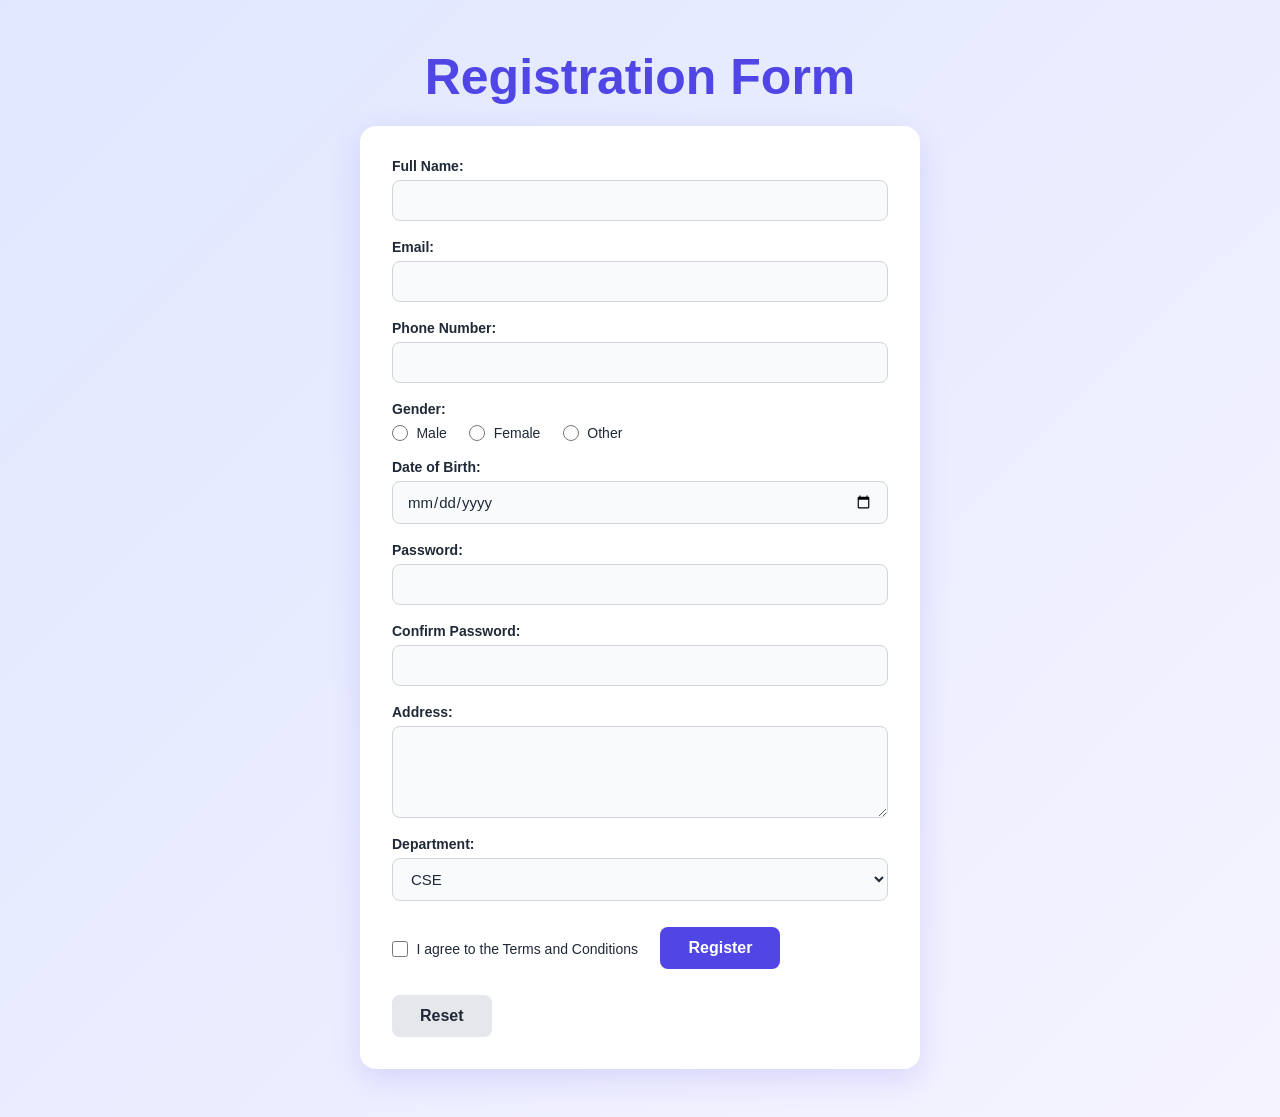
<file: mid/loginpage/index.html>
<!DOCTYPE html>
<html>

<head>
    <meta charset="UTF-8">
    <meta name="viewport" content="width=device-width, initial-scale=1.0">
    <title>Registration Form</title>
    <link rel="stylesheet" href="style.css">
</head>

<body>

    <h2>
        Registration Form
    </h2>

    <form action="#" method="post">

        <label for="fullname">Full Name:</label><br>
        <input type="text" id="fullname" name="fullname" required><br><br>

        <label for="email">Email:</label><br>
        <input type="email" id="email" name="email" required><br><br>

        <label for="phone">Phone Number:</label><br>
        <input type="tel" id="phone" name="phone" required><br><br>

        <label>Gender:</label><br>

        <input type="radio" id="male" name="gender" value="Male">
        <label for="male">Male</label>

        <input type="radio" id="female" name="gender" value="Female">
        <label for="female">Female</label>

        <input type="radio" id="other" name="gender" value="Other">
        <label for="other">Other</label><br><br>

        <label for="dob">Date of Birth:</label><br>
        <input type="date" id="dob" name="dob"><br><br>

        <label for="password">Password:</label><br>
        <input type="password" id="password" name="password" required><br><br>

        <label for="confirmPassword">Confirm Password:</label><br>
        <input type="password" id="confirmPassword" name="confirmPassword" required><br><br>

        <label for="address">Address:</label><br>
        <textarea id="address" name="address" rows="4"></textarea><br><br>

        <label for="department">Department:</label><br>
        <select id="department" name="department">
            <option value="CSE">CSE</option>
            <option value="EEE">EEE</option>
            <option value="BBA">BBA</option>
            <option value="English">English</option>
        </select><br><br>

        <input type="checkbox" id="terms" name="terms" required>
        <label for="terms">I agree to the Terms and Conditions</label><br><br>


        <input type="submit" value="Register" ;>

        <input type="reset" value="Reset" ;>
    </form>

</body>

</html>
</file>
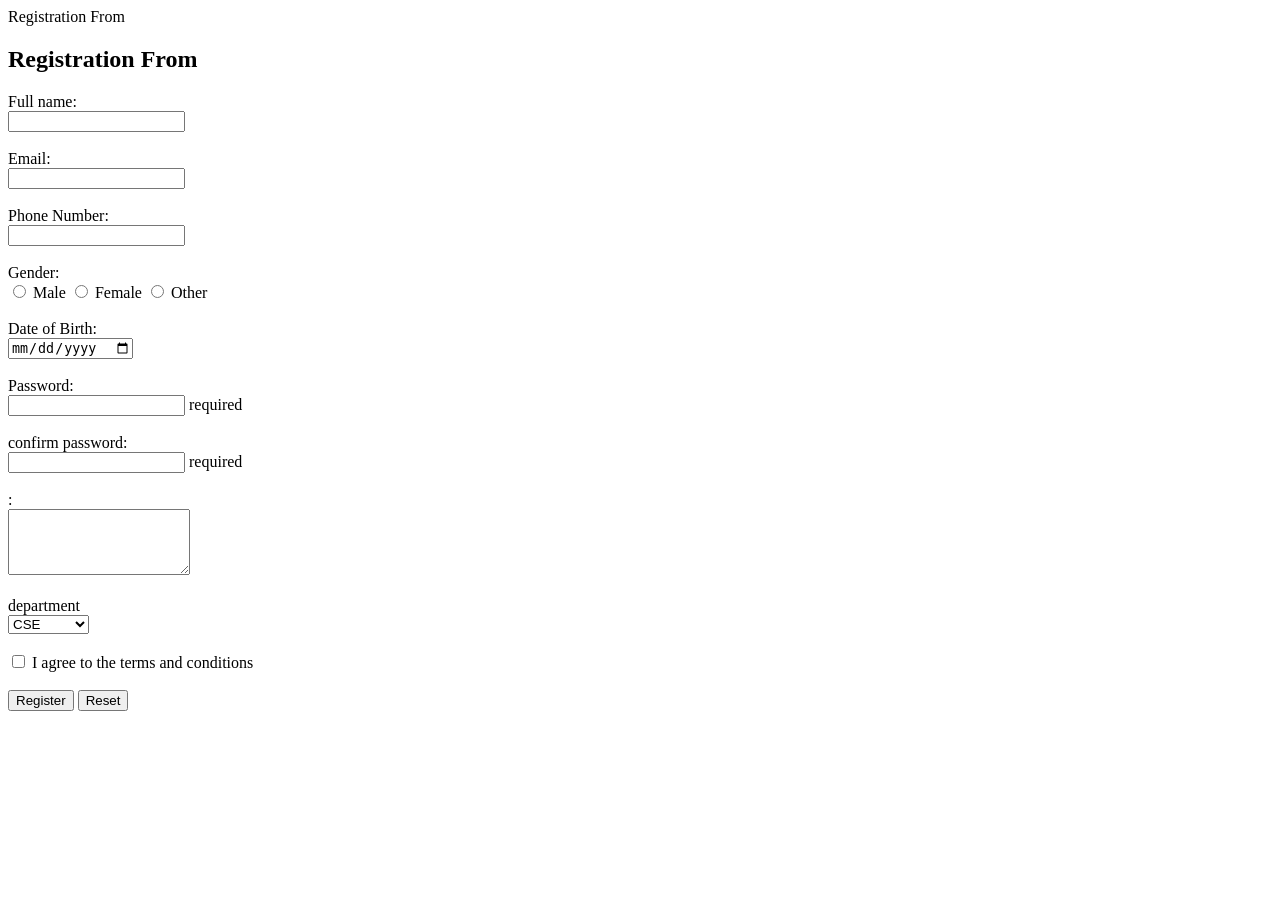
<file: mid/registration.html>
<!DOCTYPE html>
<html>
    <head>
    <meta charset="UTF-8">
    <meta name="viewport"content="width=device-width,initial-scale=1.0">
    <titlle>Registration From</titlle>
</head>

<body>
    <h2>
        Registration From
    </h2>
    <form action="#" method="post">
        <label for="fullname">Full name:</label><br>
        <input type="text" id="fullname" name="fullname" required><br><br>
       
        <label for="email">Email:</label><br>
        <input type="email" id="email" name="email" required><br><br>

        <label for="phone">Phone Number:</label><br>
        <input type="tel" id="phone" name="phone" required><br><br>

        <label>Gender:</label><br>

        <input type="radio" id="male" name="Gender" value="male">
        <label for="male">Male</label>

        <input type="radio" id="female" name="Gender" value="female">
        <label for="female">Female</label>
        
        <input type="radio" id="other" name="Gender" value="other">
        <label for="other">Other</label><br><br>

        <label for="dob">Date of Birth:</label><br>
        <input type="date" id="dob" name="dob"><br><br>

        <label for="password">Password:</label><br>
        <input type="password" id="password" name="password"> required<br><br>
       
        <label for="confirmpassword">confirm password:</label><br>
        <input type="password" id="confirmpassword" name="confirmpassword"> required<br><br>

        <label for="address"></Address>:</label><br>
        <textarea id="address" name="address" rows="4"> </textarea><br><br>

        <label for="department">department</label><br>
        <select id="department" name="department">
            <option value="CSE">CSE</option>
            <option value="EEE">EEE</option>
            <option value="BBA">BBA</option>
            <option value="ENGLISH">ENGLISH</option>
        </select><br><br>

        <input type="checkbox" id="terms" name="terms" required>
        <label for="terms">I agree to the terms and conditions</label><br><br>

        <input type="submit" value="Register" ;>
        <input type="reset" value="Reset" ;>
    </form>
</body>


</html>
</file>
<file: mid/loginpage/style.css>
:root {
    --primary: #4f46e5;
    --primary-dark: #4338ca;
    --text: #1f2937;
    --border: #d1d5db;
}

* {
    box-sizing: border-box;
}

body {
    margin: 20;
    padding: 40px 16px;
    font-family: "Segoe UI", Roboto, Helvetica, Arial, sans-serif;
    color: var(--text);
    background: linear-gradient(135deg, #e0e7ff 0%, #f5f3ff 100%);
    min-height: 100vh;
}

/* Heading */
h2 {
    max-width: 560px;
    margin: 0 auto 20px;
    text-align: center;
    font-size: 50px;
    color: var(--primary);
}

/* Form card */
form {
    max-width: 560px;
    margin: 0 auto;
    padding: 32px;
    background: #fff;
    border-radius: 16px;
    box-shadow: 0 10px 30px rgba(79, 70, 229, 0.15);
}

/* <br> tags are replaced by CSS spacing */
br {
    display: none;
}

/* Labels (above inputs) */
label {
    display: block;
    margin-top: 18px;
    margin-bottom: 6px;
    font-size: 14px;
    font-weight: 600;
}

form label:first-child {
    margin-top: 0;
}

/* Text-like fields */
input[type="text"],
input[type="email"],
input[type="tel"],
input[type="date"],
input[type="password"],
textarea,
select {
    display: block;
    width: 100%;
    padding: 11px 14px;
    font-size: 15px;
    font-family: inherit;
    color: var(--text);
    background: #f9fafb;
    border: 1px solid var(--border);
    border-radius: 8px;
    transition: border-color .2s, box-shadow .2s, background .2s;
}

textarea {
    resize: vertical;
}

input:focus,
textarea:focus,
select:focus {
    outline: none;
    background: #fff;
    border-color: var(--primary);
    box-shadow: 0 0 0 3px rgba(79, 70, 229, 0.18);
}

/* Radio and checkbox, with their labels on the same line */
input[type="radio"],
input[type="checkbox"] {
    width: 16px;
    height: 16px;
    margin: 0 4px 0 0;
    vertical-align: middle;
    accent-color: var(--primary);
    cursor: pointer;
}

input[type="radio"]+label,
input[type="checkbox"]+label {
    display: inline-block;
    margin: 0 18px 0 0;
    font-weight: 500;
    vertical-align: middle;
    cursor: pointer;
}

/* Buttons */
input[type="submit"],
input[type="reset"] {
    margin-top: 26px;
    margin-right: 10px;
    padding: 12px 28px;
    font-size: 16px;
    font-weight: 600;
    border: none;
    border-radius: 8px;
    cursor: pointer;
    transition: background .2s, transform .1s;
}

input[type="submit"] {
    background: var(--primary);
    color: #fff;
}

input[type="submit"]:hover {
    background: var(--primary-dark);
}

input[type="reset"] {
    background: #e5e7eb;
    color: var(--text);
}

input[type="reset"]:hover {
    background: #d1d5db;
}

input[type="submit"]:active,
input[type="reset"]:active {
    transform: scale(0.98);
}

@media (max-width: 480px) {
    form {
        padding: 22px 18px;
    }
}
</file>
